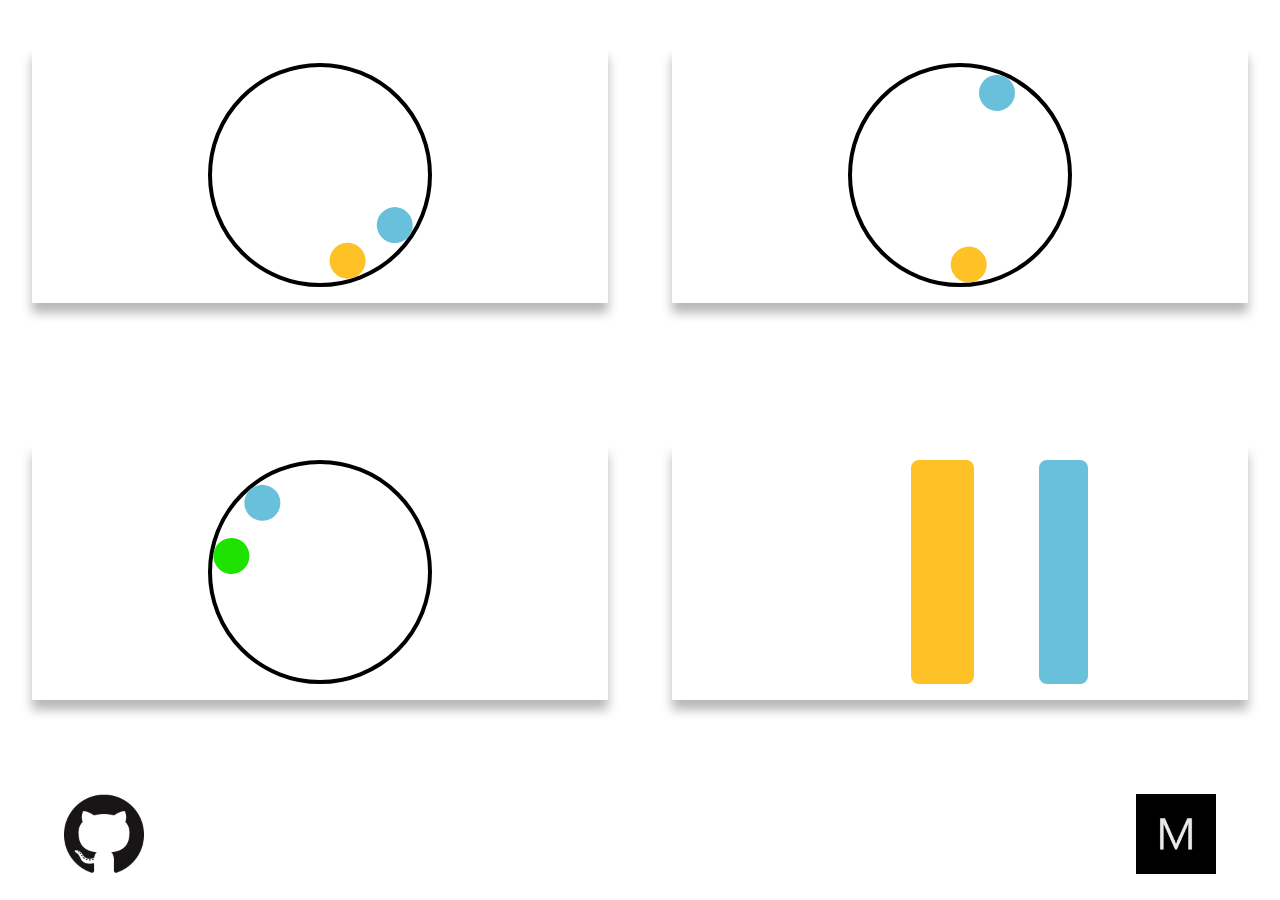
<file: index.html>
<!DOCTYPE html>
<html>
  <head>
    <title> Stop </title>
    <meta name="viewport" content="width=device-width, initial-scale=1.0, maximum-scale=1.0, user-scalable=no"/>
    <meta name="apple-mobile-web-app-capable" content="yes">
    <link rel="manifest" href="public/manifest.webmanifest"/>
    <meta name="theme-color" content="#000000"/>
    <link rel="apple-touch-icon" href="images/m.ico"/>
    <link rel="icon" href="images/m.ico"/>

    <script
      src="https://code.jquery.com/jquery-3.6.0.min.js"
      integrity="sha256-/xUj+3OJU5yExlq6GSYGSHk7tPXikynS7ogEvDej/m4="
      crossorigin="anonymous"></script>
    <script src="menu.js"></script>
    <script src="index.js"></script>
    <link href="index.css" rel="stylesheet"/>
  </head>
  <body class="sg-flex-col">
    <div class="sg-flex-col sg-flex-scroll sg-flex-fill">
      <main id="sg-main" class="sg-index sg-main sg-flex sg-flex-fit sg-flex-center sg-flex-middle"></main>
    </div>
  </body>
</html>
</file>
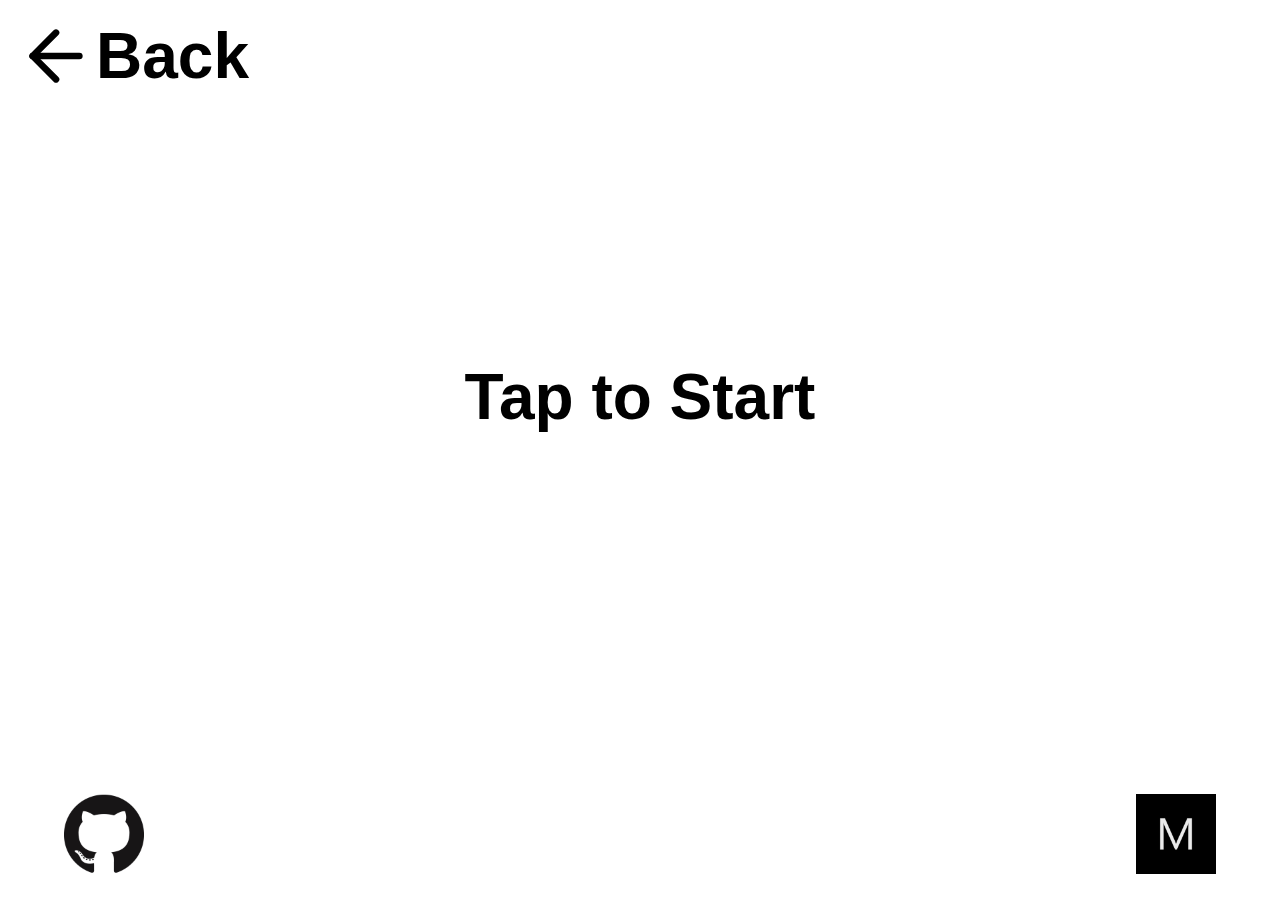
<file: box.html>
<!DOCTYPE html>
<html>
  <head>
    <title> Stop &mdash; Box </title>
    <meta name="viewport" content="width=device-width, initial-scale=1.0, maximum-scale=1.0, user-scalable=no"/>
    <meta name="apple-mobile-web-app-capable" content="yes">
    <link rel="manifest" href="public/manifest.webmanifest"/>
    <meta name="theme-color" content="#000000"/>
    <link rel="apple-touch-icon" href="images/m.ico"/>
    <link rel="icon" href="images/m.ico"/>

    <script
      src="https://code.jquery.com/jquery-3.6.0.min.js"
      integrity="sha256-/xUj+3OJU5yExlq6GSYGSHk7tPXikynS7ogEvDej/m4="
      crossorigin="anonymous"></script>
    <script src="menu.js"></script>
    <script src="box.js"></script>
    <link href="index.css" rel="stylesheet"/>
  </head>
  <body class="sg-flex-col">
    <main id="sg-main" class="sg-box sg-main sg-flex-col sg-flex-fill sg-flex-center sg-flex-middle"></main>
  </body>
</html>
</file>
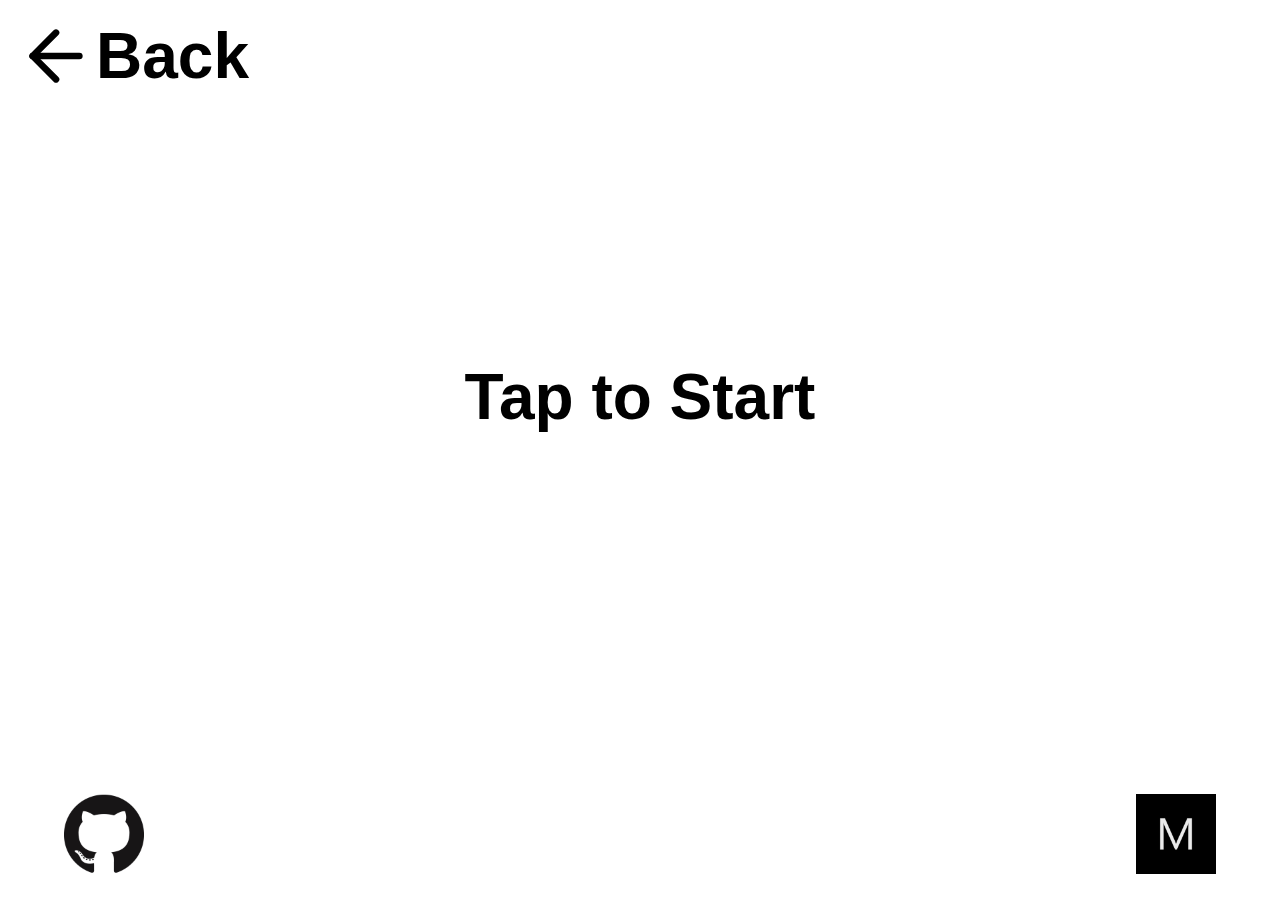
<file: circle.html>
<!DOCTYPE html>
<html>
  <head>
    <title> Stop &mdash; Circle </title>
    <meta name="viewport" content="width=device-width, initial-scale=1.0, maximum-scale=1.0, user-scalable=no"/>
    <meta name="apple-mobile-web-app-capable" content="yes">
    <link rel="manifest" href="public/manifest.webmanifest"/>
    <meta name="theme-color" content="#000000"/>
    <link rel="apple-touch-icon" href="images/m.ico"/>
    <link rel="icon" href="images/m.ico"/>

    <script
      src="https://code.jquery.com/jquery-3.6.0.min.js"
      integrity="sha256-/xUj+3OJU5yExlq6GSYGSHk7tPXikynS7ogEvDej/m4="
      crossorigin="anonymous"></script>
    <script src="menu.js"></script>
    <script src="circle.js"></script>
    <link href="index.css" rel="stylesheet"/>
  </head>
  <body class="sg-flex-col">
    <main id="sg-main" class=" sg-circle sg-main sg-flex-col sg-flex-fill sg-flex-center sg-flex-middle"></main>
  </body>
</html>
</file>
<file: index.css>
* {
  font-family: Arial, Helvetica, sans-serif;
  box-sizing: border-box;
  margin: 0;
  padding: 0;
  user-select: none;
  touch-action: manipulation !important;
}

html {
  position: fixed;
}

html, body {
  display: flex;
  height: 100%;
  width: 100%;
}

.sg-flex, .sg-flex-col {
  display: flex;
}

.sg-flex-col {
  flex-direction: column;
}

.sg-flex-fill {
  flex: 1 1;
}

.sg-flex-fit {
  flex: 1 0 auto;
}

.sg-flex-center {
  align-items: center;;
}

.sg-flex-middle {
  justify-content: center;
}

.sg-flex-scroll {
  overflow: auto;
}

/******************* INDEX *******************/

.sg-index {
  flex-wrap: wrap;
  justify-content: space-around;
}

.sg-item {
  flex-basis: 45%;
  width: 90%;
  text-decoration: none;
  padding: 1rem;
  box-shadow: 0 10px 10px rgba(0, 0, 0, 0.282);
  margin-bottom: 3rem;
  transition: transform .3s ease;
}

.sg-item:hover {
  transform: scale(1.05);
}

.sg-item:visited {
  color: black;
}

.sg-item .sg-base {
  height: 14rem;
  width: 14rem;
  --dim: 4em;
}

.sg-footer {
  padding: 0 5% 2%;
  justify-content: space-between;
}

.sg-img-wrapper {
  display: flex;
  height: 5rem;
  width: 5rem;
}

.sg-back-btn {
  position: fixed;
  top: 1rem;
  left: 1rem;
  z-index: 99;
  font-size: 4rem;
  text-decoration: none;
  font-weight: bold;
  color: black;
}

.sg-back-btn img {
  width: 5rem;
}

/******************* END INDEX *******************/


/******************* BOX *******************/

.sg-boxes {
  width: 100%;
  height: 14rem;
  position: relative;
}

.box {
  height: 100%;
  position: absolute;
  border-radius: .5rem;
}

.hidden {
  visibility: hidden;
}

.box.selected {
  background: rgb(255, 194, 38);
  width: 3.9rem;
}

.box.active {
  background: rgb(105, 192, 218);
  width: 3.1rem;
}

label {
  font-size: 4rem;
  font-weight: 600;
}

.sg-points {
  margin-bottom: 6rem;
}

.sg-end {
  margin-top: 6rem;
}

/******************* END BOX *******************/




/******************* CIRCLE *******************/

.sg-base {
  font-size: 1vh;
  --dim: 6em;

  height: 60vmin;
  width: 60vmin;
  border-radius: 100%;
}

.sg-circle .sg-points {
  margin-bottom: 3vh;
}

.sg-points-holder .sg-points:first-child {
  margin-right: 1rem;
  color: red;
  font-size: 2rem;
}

.sg-circle .sg-end {
  margin-top: 3vh;
}

.sg-base {
  position: relative;
  border: .5em solid black;
}

.stick {
  position: absolute;
  /* background: black; */
  height: var(--dim);
  width: 100%;
  align-self: center;
  justify-content: flex-end;
}

.circle {
  width: var(--dim);
  height: var(--dim);
  border-radius: 100%;
}

.circle.selected {
  background: rgb(255, 194, 38);
}

.circle.active {
  background: rgb(105, 192, 218);
}

.circle.trapped-red {
  background: rgb(226, 0, 0);
}

.circle.trapped-green {
  background: rgb(30, 226, 0);
}

/******************* END CIRCLE *******************/



@media screen 
  and (max-width: 750px){
  html {
    font-size: .4rem;
  }

  .label {
    font-size: 3rem;
  }


  /******************* INDEX *******************/

  .sg-index {
    flex-direction: column;
    justify-content: center;
  }

  .sg-item {
    flex-basis: initial;
    width: 90%;
  }

  .sg-item:hover {
    translate: initial;
  }
  
  
  /******************* END INDEX *******************/


  /******************* BOX *******************/


  .box.selected {
    width: 5.2rem;
  }
  
  .box.active {
    width: 4.1rem;
  }

  .sg-points {
    margin-bottom: 4rem;
  }
  
  .sg-end {
    margin-top: 4rem;
  }

  /******************* END BOX *******************/


  /******************* CIRCLE *******************/

  .sg-base {
    font-size: 1vh;
    --dim: 6em;
  
    height: 90vmin;
    width: 90vmin;
    border-radius: 100%;
  }

  .sg-circle label {
    font-size: 6rem;
  }

  .sg-points-holder .sg-points:first-child {
    font-size: 4rem;
  }

  /******************* END CIRCLE *******************/
  
}
</file>
